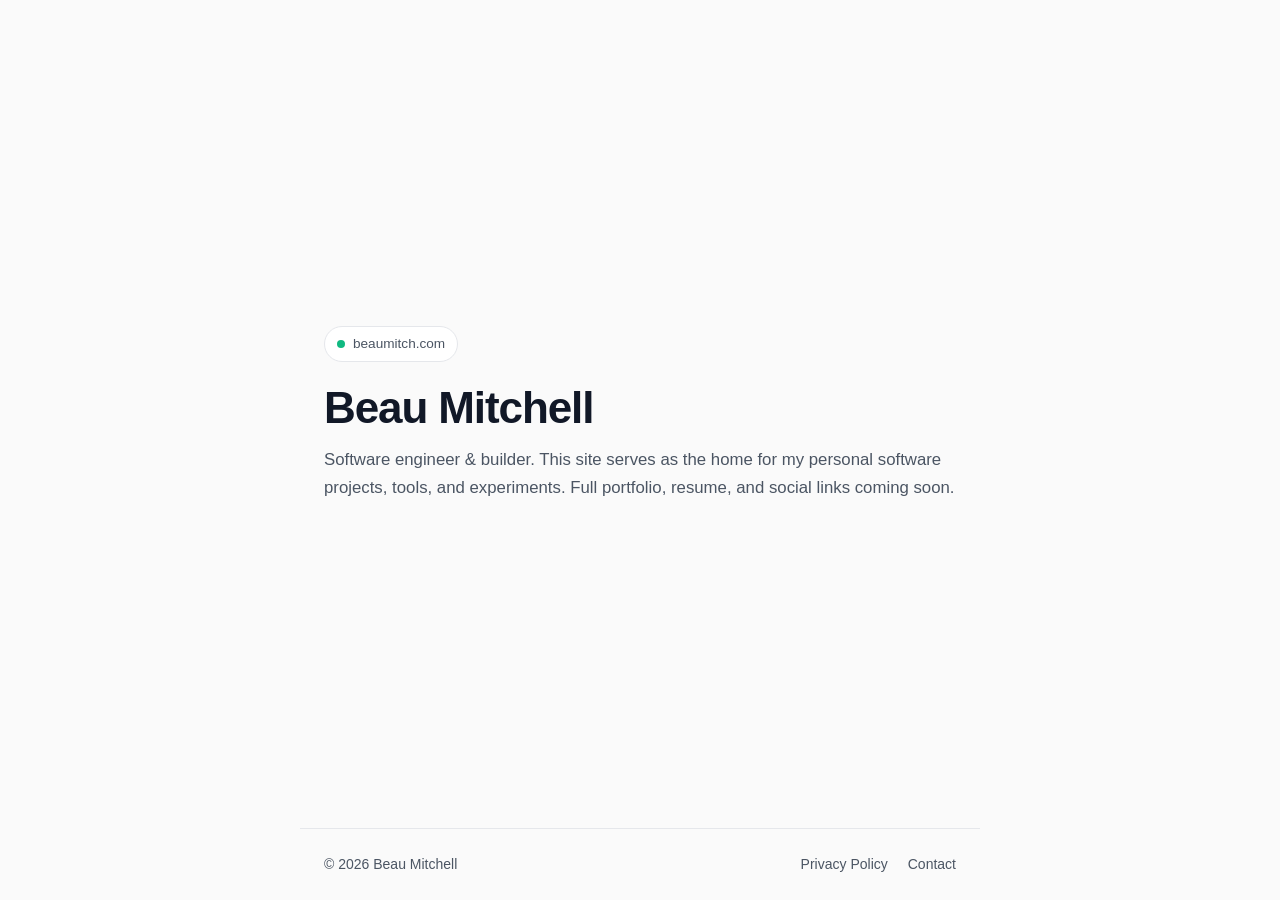
<file: index.html>
<!DOCTYPE html>
<html lang="en">
<head>
  <meta charset="UTF-8">
  <meta name="viewport" content="width=device-width, initial-scale=1.0">
  <title>Beau Mitchell</title>
  <meta name="description" content="Personal website and projects by Beau Mitchell.">
  <link rel="stylesheet" href="/styles.css">
</head>
<body>
  <main class="hero">
    <div class="badge">
      <span class="dot" aria-hidden="true"></span>
      <span>beaumitch.com</span>
    </div>
    <h1>Beau Mitchell</h1>
    <p>
      Software engineer &amp; builder. This site serves as the home for my personal software projects, tools, and experiments. Full portfolio, resume, and social links coming soon.
    </p>
    <!-- Uncomment and update links as you add socials/resume later:
    <div class="links">
      <a href="https://github.com/" rel="noopener noreferrer">GitHub</a>
      <a href="https://linkedin.com/" rel="noopener noreferrer">LinkedIn</a>
      <a href="mailto:contact@beaumitch.com">Contact</a>
    </div>
    -->
  </main>

  <footer>
    <span>&copy; 2026 Beau Mitchell</span>
    <nav aria-label="Footer navigation">
      <a href="/privacy/">Privacy Policy</a>
      <a href="mailto:contact@beaumitch.com">Contact</a>
    </nav>
  </footer>
</body>
</html>
</file>
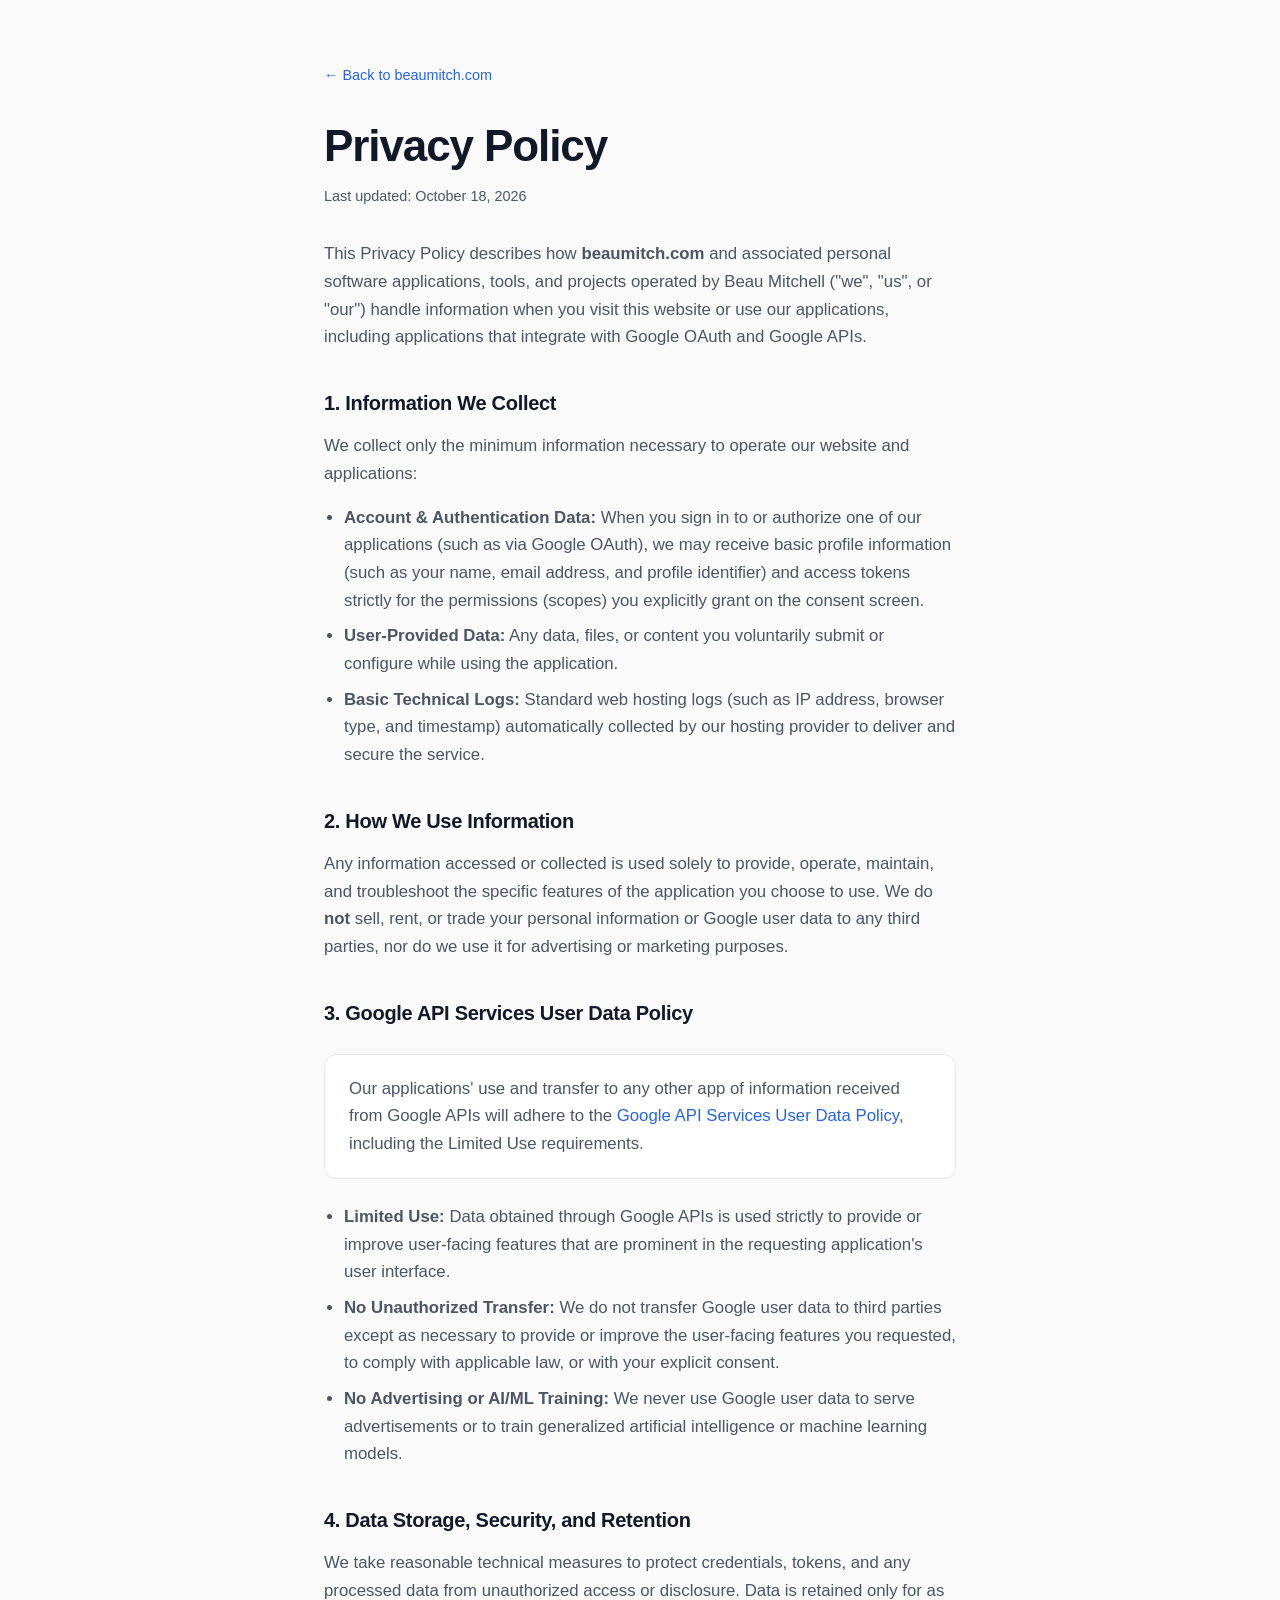
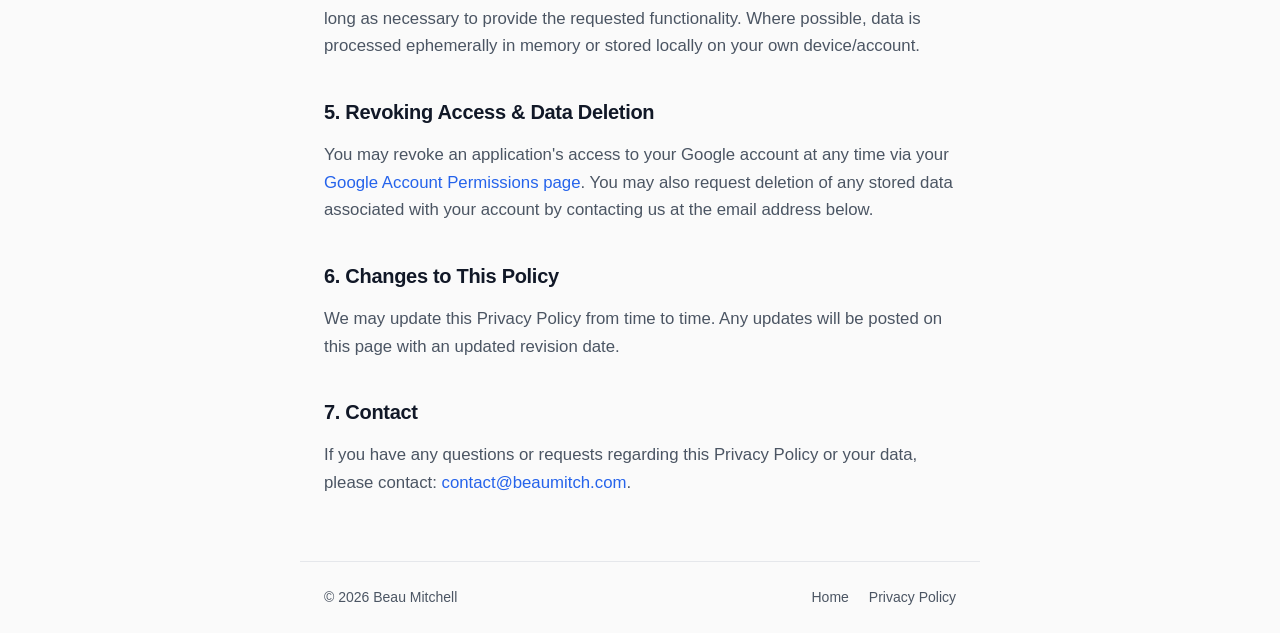
<file: privacy/index.html>
<!DOCTYPE html>
<html lang="en">
<head>
  <meta charset="UTF-8">
  <meta name="viewport" content="width=device-width, initial-scale=1.0">
  <title>Privacy Policy — Beau Mitchell</title>
  <meta name="description" content="Privacy Policy for beaumitch.com and associated personal software applications.">
  <link rel="stylesheet" href="/styles.css">
</head>
<body>
  <main>
    <p class="meta"><a href="/">&larr; Back to beaumitch.com</a></p>
    <h1>Privacy Policy</h1>
    <p class="meta">Last updated: October 18, 2026</p>

    <p>
      This Privacy Policy describes how <strong>beaumitch.com</strong> and associated personal software applications, tools, and projects operated by Beau Mitchell ("we", "us", or "our") handle information when you visit this website or use our applications, including applications that integrate with Google OAuth and Google APIs.
    </p>

    <h2>1. Information We Collect</h2>
    <p>
      We collect only the minimum information necessary to operate our website and applications:
    </p>
    <ul>
      <li><strong>Account &amp; Authentication Data:</strong> When you sign in to or authorize one of our applications (such as via Google OAuth), we may receive basic profile information (such as your name, email address, and profile identifier) and access tokens strictly for the permissions (scopes) you explicitly grant on the consent screen.</li>
      <li><strong>User-Provided Data:</strong> Any data, files, or content you voluntarily submit or configure while using the application.</li>
      <li><strong>Basic Technical Logs:</strong> Standard web hosting logs (such as IP address, browser type, and timestamp) automatically collected by our hosting provider to deliver and secure the service.</li>
    </ul>

    <h2>2. How We Use Information</h2>
    <p>
      Any information accessed or collected is used solely to provide, operate, maintain, and troubleshoot the specific features of the application you choose to use. We do <strong>not</strong> sell, rent, or trade your personal information or Google user data to any third parties, nor do we use it for advertising or marketing purposes.
    </p>

    <h2>3. Google API Services User Data Policy</h2>
    <div class="card">
      <p>
        Our applications' use and transfer to any other app of information received from Google APIs will adhere to the <a href="https://developers.google.com/terms/api-services-user-data-policy" target="_blank" rel="noopener noreferrer">Google API Services User Data Policy</a>, including the Limited Use requirements.
      </p>
    </div>
    <ul>
      <li><strong>Limited Use:</strong> Data obtained through Google APIs is used strictly to provide or improve user-facing features that are prominent in the requesting application's user interface.</li>
      <li><strong>No Unauthorized Transfer:</strong> We do not transfer Google user data to third parties except as necessary to provide or improve the user-facing features you requested, to comply with applicable law, or with your explicit consent.</li>
      <li><strong>No Advertising or AI/ML Training:</strong> We never use Google user data to serve advertisements or to train generalized artificial intelligence or machine learning models.</li>
    </ul>

    <h2>4. Data Storage, Security, and Retention</h2>
    <p>
      We take reasonable technical measures to protect credentials, tokens, and any processed data from unauthorized access or disclosure. Data is retained only for as long as necessary to provide the requested functionality. Where possible, data is processed ephemerally in memory or stored locally on your own device/account.
    </p>

    <h2>5. Revoking Access &amp; Data Deletion</h2>
    <p>
      You may revoke an application's access to your Google account at any time via your <a href="https://myaccount.google.com/permissions" target="_blank" rel="noopener noreferrer">Google Account Permissions page</a>. You may also request deletion of any stored data associated with your account by contacting us at the email address below.
    </p>

    <h2>6. Changes to This Policy</h2>
    <p>
      We may update this Privacy Policy from time to time. Any updates will be posted on this page with an updated revision date.
    </p>

    <h2>7. Contact</h2>
    <p>
      If you have any questions or requests regarding this Privacy Policy or your data, please contact: <a href="mailto:contact@beaumitch.com">contact@beaumitch.com</a>.
    </p>
  </main>

  <footer>
    <span>&copy; 2026 Beau Mitchell</span>
    <nav aria-label="Footer navigation">
      <a href="/">Home</a>
      <a href="/privacy/">Privacy Policy</a>
    </nav>
  </footer>
</body>
</html>
</file>
<file: styles.css>
:root {
  color-scheme: light dark;

  --bg-light: #fafafa;
  --bg-dark: #0f1115;
  --surface-light: #ffffff;
  --surface-dark: #181b20;
  --text-primary-light: #111827;
  --text-primary-dark: #f3f4f6;
  --text-secondary-light: #4b5563;
  --text-secondary-dark: #9ca3af;
  --border-light: #e5e7eb;
  --border-dark: #262a33;
  --accent-light: #2563eb;
  --accent-dark: #60a5fa;

  --bg: var(--bg-light);
  --surface: var(--surface-light);
  --text-primary: var(--text-primary-light);
  --text-secondary: var(--text-secondary-light);
  --border: var(--border-light);
  --accent: var(--accent-light);

  @media (prefers-color-scheme: dark) {
    --bg: var(--bg-dark);
    --surface: var(--surface-dark);
    --text-primary: var(--text-primary-dark);
    --text-secondary: var(--text-secondary-dark);
    --border: var(--border-dark);
    --accent: var(--accent-dark);
  }

  @supports (color: light-dark(white, black)) {
    --bg: light-dark(var(--bg-light), var(--bg-dark));
    --surface: light-dark(var(--surface-light), var(--surface-dark));
    --text-primary: light-dark(var(--text-primary-light), var(--text-primary-dark));
    --text-secondary: light-dark(var(--text-secondary-light), var(--text-secondary-dark));
    --border: light-dark(var(--border-light), var(--border-dark));
    --accent: light-dark(var(--accent-light), var(--accent-dark));
  }

  accent-color: var(--accent);
}

*,
*::before,
*::after {
  box-sizing: border-box;
}

body {
  margin: 0;
  font-family: -apple-system, BlinkMacSystemFont, "Segoe UI", Roboto, Helvetica, Arial, sans-serif;
  background-color: var(--bg);
  color: var(--text-primary);
  line-height: 1.65;
  -webkit-font-smoothing: antialiased;
  display: flex;
  flex-direction: column;
  min-height: 100dvh;
}

main {
  flex: 1;
  width: 100%;
  max-width: 680px;
  margin: 0 auto;
  padding: 4rem 1.5rem 3rem;
}

.hero {
  display: flex;
  flex-direction: column;
  justify-content: center;
  min-height: 55dvh;
}

h1 {
  font-size: clamp(2rem, 5vw, 2.75rem);
  font-weight: 700;
  letter-spacing: -0.025em;
  margin: 0 0 0.75rem;
  line-height: 1.2;
}

h2 {
  font-size: 1.25rem;
  font-weight: 600;
  letter-spacing: -0.015em;
  margin: 2.25rem 0 0.75rem;
  color: var(--text-primary);
}

p,
li {
  color: var(--text-secondary);
  font-size: 1.05rem;
  margin: 0 0 1rem;
}

ul {
  padding-left: 1.25rem;
  margin: 0 0 1.25rem;
}

li {
  margin-bottom: 0.5rem;
}

a {
  color: var(--accent);
  text-decoration: none;
  text-underline-offset: 3px;
}

a:hover {
  text-decoration: underline;
}

.badge {
  display: inline-flex;
  align-items: center;
  gap: 0.5rem;
  font-size: 0.85rem;
  font-weight: 500;
  color: var(--text-secondary);
  background: var(--surface);
  border: 1px solid var(--border);
  padding: 0.35rem 0.75rem;
  border-radius: 9999px;
  width: fit-content;
  margin-bottom: 1.25rem;
}

.dot {
  width: 8px;
  height: 8px;
  border-radius: 50%;
  background-color: #10b981;
}

.links {
  display: flex;
  flex-wrap: wrap;
  gap: 1rem;
  margin-top: 1.5rem;
}

.links a {
  font-weight: 500;
  color: var(--text-primary);
  background: var(--surface);
  border: 1px solid var(--border);
  padding: 0.5rem 1rem;
  border-radius: 0.5rem;
  transition: border-color 0.15s ease, transform 0.15s ease;
}

.links a:hover {
  text-decoration: none;
  border-color: var(--accent);
}

.meta {
  font-size: 0.9rem;
  color: var(--text-secondary);
  margin-bottom: 2rem;
}

.card {
  background: var(--surface);
  border: 1px solid var(--border);
  border-radius: 0.75rem;
  padding: 1.25rem 1.5rem;
  margin: 1.5rem 0;
}

.card p:last-child {
  margin-bottom: 0;
}

footer {
  width: 100%;
  max-width: 680px;
  margin: 0 auto;
  padding: 1.5rem;
  border-top: 1px solid var(--border);
  display: flex;
  justify-content: space-between;
  align-items: center;
  flex-wrap: wrap;
  gap: 1rem;
  font-size: 0.875rem;
  color: var(--text-secondary);
}

footer nav {
  display: flex;
  gap: 1.25rem;
}

footer a {
  color: var(--text-secondary);
}

footer a:hover {
  color: var(--text-primary);
}
</file>
